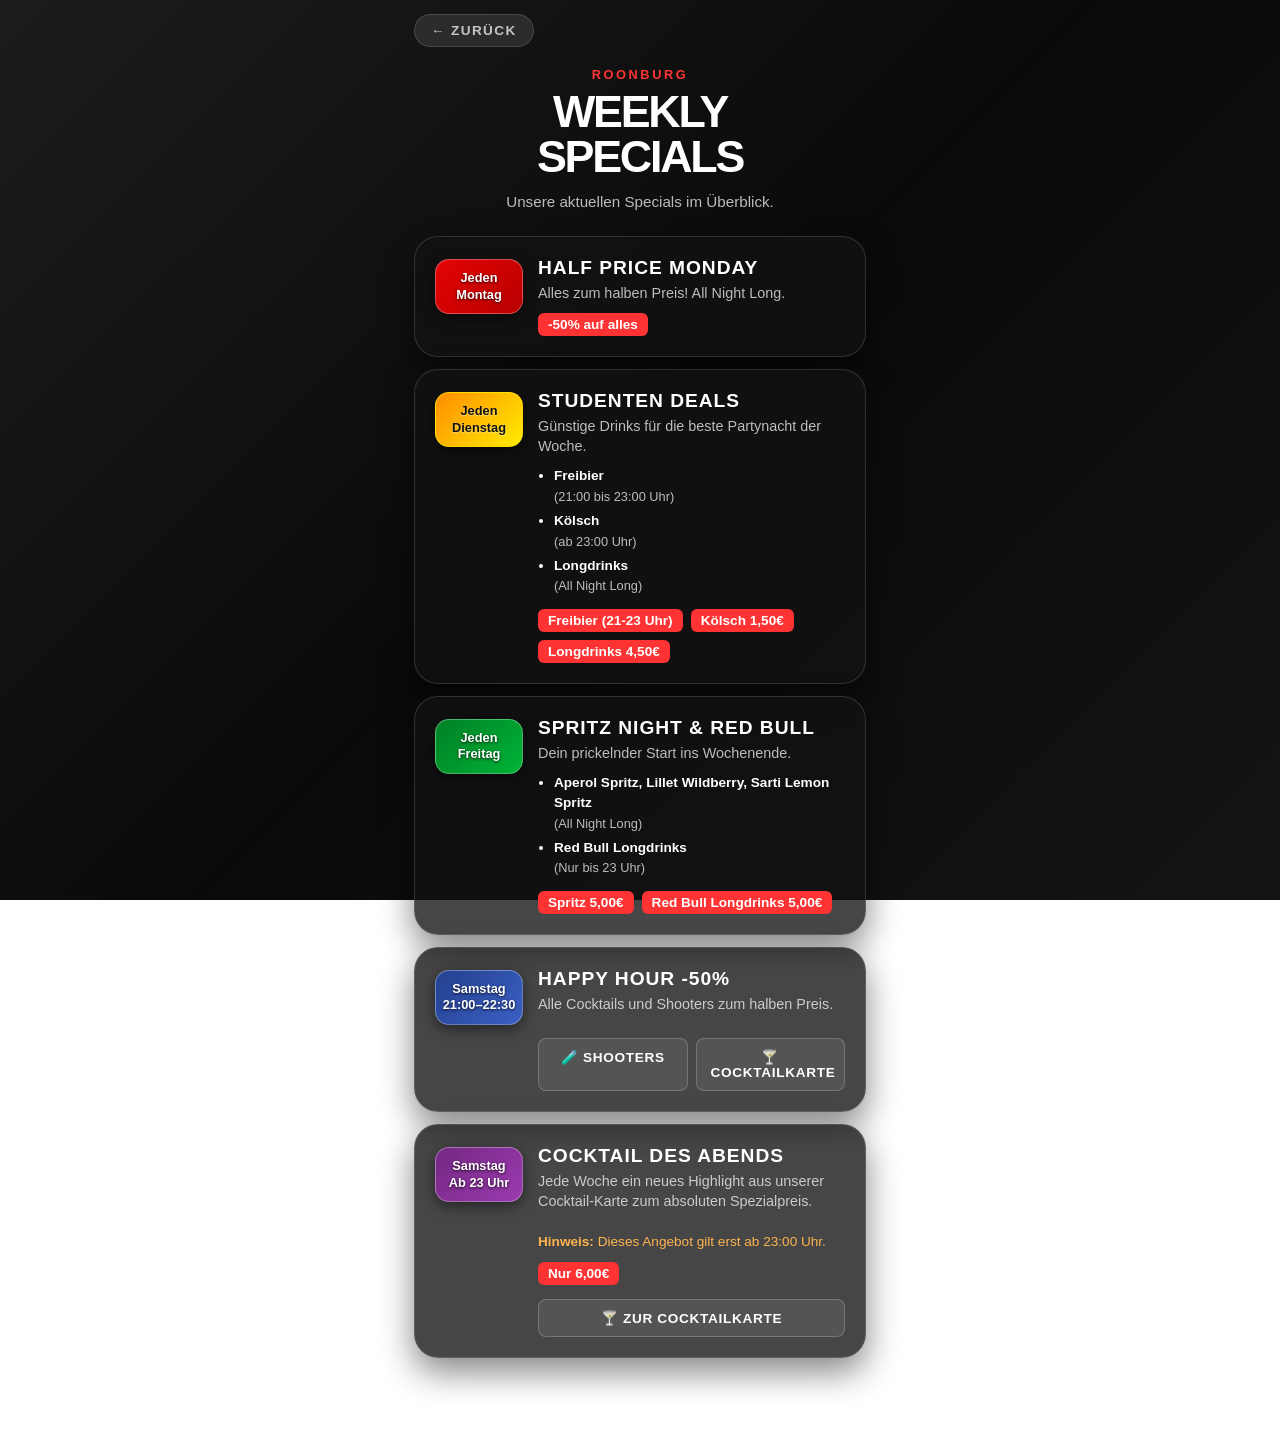
<file: specials.html>
<!DOCTYPE html>
<html lang="de">
<head>
  <meta charset="UTF-8" />
  <meta name="viewport" content="width=device-width, initial-scale=1.0" />
  <title>Roonburg Specials</title>
  <link rel="icon" type="image/png" href="logo.png">
  <link rel="apple-touch-icon" href="logo.png">
  <style>
    * {
      box-sizing: border-box;
      -webkit-tap-highlight-color: transparent;
    }
    :root {
      --bg-start: #1c1c1c;
      --bg-mid: #0a0a0a;
      --bg-end: #141414;
      --card: rgba(18, 18, 18, 0.78);
      --border: rgba(255, 255, 255, 0.14);
      --text: #ffffff;
      --muted: rgba(255, 255, 255, 0.72);
      --accent: #ff3333;
      --accent-soft: rgba(255, 51, 51, 0.15);
      --radius-xl: 24px;
      --shadow: 0 14px 34px rgba(0, 0, 0, 0.48);
    }
    html, body {
      margin: 0;
      padding: 0;
      min-height: 100%;
      font-family: Arial, Helvetica, sans-serif;
      color: var(--text);
      background: linear-gradient(135deg, var(--bg-start) 0%, var(--bg-mid) 50%, var(--bg-end) 100%);
      background-attachment: fixed;
    }
    body {
      position: relative;
      overflow-x: hidden;
    }
    body::before {
      content: "";
      position: fixed;
      inset: 0;
      background: linear-gradient(rgba(0, 0, 0, 0.4), rgba(0, 0, 0, 0.6)), url("Clubhochkant.png");
      background-size: cover;
      background-position: center;
      background-repeat: no-repeat;
      z-index: -3;
    }
    body::after {
      content: "";
      position: fixed;
      inset: 0;
      background: radial-gradient(circle at 18% 18%, rgba(255, 51, 51, 0.15), transparent 28%),
                  radial-gradient(circle at 85% 8%, rgba(255, 180, 80, 0.12), transparent 26%),
                  radial-gradient(circle at 50% 95%, rgba(115, 41, 130, 0.15), transparent 34%);
      z-index: -2;
      pointer-events: none;
    }

    /* =========================================
       HALLOWEEN MODE CSS 
       ========================================= */
    @keyframes bg-pulse {
      0% { filter: brightness(1) contrast(1.2); }
      100% { filter: brightness(0.6) contrast(1.5); }
    }
    body.halloween-mode::before {
      background: linear-gradient(rgba(20, 0, 0, 0.8), rgba(0, 0, 0, 0.95)), url("Halloween.png"), url("Clubhochkant.png");
      background-size: cover;
      background-position: center;
      background-repeat: no-repeat;
      animation: bg-pulse 4s infinite alternate;
    }
    .lightning-overlay {
      display: none;
      position: fixed;
      inset: 0;
      background-color: #fff;
      z-index: 9999;
      pointer-events: none;
    }
    @keyframes storm-flash {
      0%, 92%, 96%, 100% { opacity: 0; }
      93% { opacity: 0.7; }
      94% { opacity: 0; }
      97% { opacity: 0.4; }
    }
    body.halloween-mode .lightning-overlay {
      display: block;
      animation: storm-flash 7s infinite;
    }
    @keyframes cursed-flicker {
      0%, 19%, 21%, 23%, 25%, 54%, 56%, 100% {
        opacity: 1; text-shadow: 0 0 8px #ff0000, 0 0 20px #ff0000, 0 0 40px #8a0303; transform: scale(1) rotate(0deg);
      }
      20%, 24%, 55% {
        opacity: 0.3; text-shadow: none; transform: scale(0.98) rotate(-2deg);
      }
      85% { transform: scale(1.02) rotate(1deg); }
    }
    body.halloween-mode #heroHeadline {
      color: #ff3333;
      animation: cursed-flicker 4.5s infinite;
      font-family: "Courier New", Courier, monospace;
      letter-spacing: 0.05em;
      text-transform: uppercase;
    }
    .halloween-section-title {
      font-size: 1.15rem;
      text-align: center;
      color: #ff3333;
      text-transform: uppercase;
      letter-spacing: 0.05em;
      margin: 10px 0 15px 0;
      text-shadow: 0 0 10px rgba(255, 0, 0, 0.5);
      animation: cursed-flicker 4s infinite;
    }
    .halloween-drink-card { align-items: center; margin-bottom: 15px; }
    .halloween-shooters-card { flex-direction: column; align-items: flex-start; }
    .h-img-large {
      width: 75px; height: 95px; object-fit: cover; border-radius: 12px;
      border: 1px solid rgba(255, 0, 0, 0.4); box-shadow: 0 0 15px rgba(255, 0, 0, 0.3);
    }
    .h-shooters-grid { display: grid; grid-template-columns: repeat(3, 1fr); gap: 10px; width: 100%; }
    .h-shot { text-align: center; }
    .h-shot img {
      width: 100%; aspect-ratio: 1; object-fit: cover; border-radius: 12px;
      border: 1px solid rgba(255, 0, 0, 0.4); box-shadow: 0 0 10px rgba(255, 0, 0, 0.2); margin-bottom: 6px;
    }
    .h-shot span { display: block; font-size: 0.75rem; font-weight: bold; color: #ffb450; text-transform: uppercase; }
    .bloody-tag { background: #8a0303 !important; box-shadow: 0 0 8px rgba(255, 0, 0, 0.4); }
    
    /* =========================================
       KARNEVAL MODE CSS (Modernisiert)
       ========================================= */
    /* Dynamischer CSS-Verlauf ersetzt das fehlende Bild */
    body.karneval-mode::before {
      background: radial-gradient(circle at 50% 30%, rgba(80, 10, 20, 0.7), rgba(0, 0, 0, 0.95));
      background-size: cover;
      background-position: center;
      background-repeat: no-repeat;
    }
    
    .karneval-confetti {
      display: none;
      position: fixed;
      inset: 0;
      pointer-events: none;
      z-index: -1;
      background-image:
        radial-gradient(circle at 15% 20%, #E40303 6px, transparent 7px),
        radial-gradient(circle at 35% 70%, #FFED00 8px, transparent 9px),
        radial-gradient(circle at 65% 30%, #008026 5px, transparent 6px),
        radial-gradient(circle at 85% 80%, #24408E 7px, transparent 8px),
        radial-gradient(circle at 50% 15%, #732982 6px, transparent 7px),
        radial-gradient(circle at 20% 85%, #FF8C00 9px, transparent 10px),
        radial-gradient(circle at 75% 65%, #E40303 5px, transparent 6px);
      background-size: 120px 120px;
      animation: confetti-fall 4s linear infinite;
      opacity: 0.95;
    }
    @keyframes confetti-fall {
      0% { background-position: 0 -120px; }
      100% { background-position: 0 100vh; }
    }
    body.karneval-mode .karneval-confetti {
      display: block;
    }
    body.karneval-mode #heroHeadline {
      color: #FFED00;
      text-shadow: 0 0 15px rgba(255, 237, 0, 0.6);
    }
    body.karneval-mode .kicker {
      color: #E40303;
      text-shadow: 0 0 8px rgba(228, 3, 3, 0.5);
    }

    /* NEUES KARTEN DESIGN FÜR KARNEVAL (angelehnt an Vorlage) */
    .karneval-card {
      flex-direction: column;
      align-items: flex-start;
      border: 1px solid #FFED00 !important;
      box-shadow: 0 0 20px rgba(255, 237, 0, 0.25), inset 0 0 10px rgba(255, 237, 0, 0.05) !important;
      background: rgba(20, 10, 10, 0.92) !important;
      padding: 24px;
      animation: none !important; /* Stoppt das Standard-Pulsen für mehr Eleganz */
      position: relative;
    }
    
    /* Regenbogen-Linie an der linken Seite */
    .karneval-card::before {
      content: "";
      position: absolute;
      left: 0;
      top: 0;
      bottom: 0;
      width: 8px !important;
      background: linear-gradient(to bottom, #E40303, #FFED00, #008026, #24408E) !important;
      box-shadow: 2px 0 10px rgba(255, 255, 255, 0.2) !important;
    }

    /* Banner Container (Rot & Orange) */
    .k-banners {
      width: 100%;
      display: flex;
      flex-direction: column;
      gap: 8px;
      margin-bottom: 24px;
    }

    .k-banner {
      width: 100%;
      text-align: center;
      padding: 8px;
      border-radius: 6px;
      font-weight: 800;
      font-size: 0.9rem;
      color: #fff;
      box-shadow: 0 4px 10px rgba(0,0,0,0.5);
    }

    .k-banner.red {
      background: #E40303;
      border: 1px solid #ff4d4d;
    }

    .k-banner.orange {
      background: #FF8C00;
      border: 1px solid #ffaa33;
    }

    /* Titel und Preis (Linksbündig) */
    .k-header {
      display: flex;
      flex-direction: column;
      align-items: flex-start;
      gap: 12px;
      margin-bottom: 24px;
    }

    .k-title {
      color: #FFED00;
      font-size: 1.6rem;
      font-weight: 900;
      margin: 0;
      letter-spacing: 0.05em;
      text-transform: uppercase;
      text-shadow: 0 2px 5px rgba(0,0,0,0.8);
    }

    .k-price {
      background: #008026;
      color: #fff;
      font-weight: 900;
      font-size: 1rem;
      padding: 6px 14px;
      border-radius: 6px;
      box-shadow: 0 4px 10px rgba(0, 0, 0, 0.5);
    }

    /* Drinks (Zentriert) */
    .k-drinks {
      width: 100%;
      display: flex;
      flex-direction: column;
      gap: 12px;
      align-items: center;
    }

    .k-drinks span {
      color: #fff;
      font-size: 1.15rem;
      font-weight: bold;
      text-shadow: 0 2px 4px rgba(0,0,0,0.8);
    }

    /* Zweite Kachel: Bitte Karnevalspreise beachten */
    .karneval-card-small {
      flex-direction: column;
      align-items: center;
      text-align: center;
      border: 1px solid #E40303 !important;
      box-shadow: 0 0 15px rgba(228, 3, 3, 0.3) !important;
      background: rgba(20, 10, 10, 0.95) !important;
      padding: 18px;
      margin-top: 15px;
      animation: none !important;
    }
    
    .karneval-card-small::before {
      background: #E40303 !important;
      box-shadow: 0 0 10px #E40303 !important;
    }

    .karneval-alert {
      color: #FFED00;
      margin: 0;
      font-size: 1.15rem;
      font-weight: 800;
      text-transform: uppercase;
      text-shadow: 0 2px 5px rgba(0,0,0,0.8);
    }

    /* =========================================
       LAYOUT / STANDARD CSS
       ========================================= */
    .page {
      width: 100%;
      max-width: 480px;
      min-height: 100svh;
      margin: 0 auto;
      padding: 14px 14px 40px;
      display: flex;
      flex-direction: column;
    }
    .header-nav { margin-bottom: 20px; }
    .back-btn {
      display: inline-flex; align-items: center; color: var(--muted); text-decoration: none; font-size: 0.85rem; font-weight: bold;
      text-transform: uppercase; letter-spacing: 0.1em; background: rgba(255,255,255,0.1); padding: 8px 16px; border-radius: 999px;
      border: 1px solid var(--border);
    }
    .back-btn:hover { background: rgba(255,255,255,0.2); color: #fff; }
    .hero { text-align: center; margin-bottom: 24px; }
    .kicker {
      margin: 0 0 7px; font-size: 0.8rem; letter-spacing: 0.2em; text-transform: uppercase; color: var(--accent); font-weight: 800; transition: color 0.3s ease;
    }
    h1 { margin: 0; font-size: clamp(2rem, 10vw, 2.8rem); line-height: 1; text-transform: uppercase; letter-spacing: -0.05em; }
    .intro { margin: 12px auto 0; max-width: 320px; color: var(--muted); font-size: 0.95rem; line-height: 1.4; }
    .timeline { display: flex; flex-direction: column; gap: 12px; }
    
    .special-card {
      position: relative; background: var(--card); border: 1px solid var(--border); border-radius: var(--radius-xl); padding: 20px;
      box-shadow: var(--shadow); display: flex; align-items: flex-start; justify-content: space-between; gap: 15px; transition: 0.3s ease; overflow: hidden;
    }

    /* PRIDE-FARBEN AUF DIE EINZELNEN KÄSTCHEN VERTEILT */
    .time-badge {
      flex: 0 0 88px;
      text-align: center;
      font-weight: 800;
      font-size: 0.8rem;
      line-height: 1.3;
      color: #fff;
      padding: 10px 6px;
      border-radius: 14px;
      border: 1px solid rgba(255, 255, 255, 0.3);
      box-shadow: 0 4px 14px rgba(0, 0, 0, 0.5);
      text-shadow: 0 1px 3px rgba(0, 0, 0, 0.8);
      margin-top: 2px;
    }

    #card-monday .time-badge { background: linear-gradient(135deg, #E40303, #b80000); }
    #card-tuesday .time-badge { background: linear-gradient(135deg, #FF8C00, #FFED00); color: #111; text-shadow: 0 1px 2px rgba(255, 255, 255, 0.5); border-color: rgba(255, 237, 0, 0.6); }
    #card-friday .time-badge { background: linear-gradient(135deg, #008026, #00b336); }
    #card-saturday-hh .time-badge { background: linear-gradient(135deg, #24408E, #3b60c4); }
    #card-saturday-cocktail .time-badge { background: linear-gradient(135deg, #732982, #9c3ab0); }

    /* AKTIVES SPECIAL HERVORHEBUNG */
    @keyframes card-pulse {
      0% { box-shadow: 0 0 25px rgba(255, 51, 51, 0.35), inset 0 0 12px rgba(255, 51, 51, 0.2); border-color: rgba(255, 51, 51, 0.7); }
      50% { box-shadow: 0 0 45px rgba(255, 51, 51, 0.85), inset 0 0 22px rgba(255, 51, 51, 0.45); border-color: rgba(255, 51, 51, 1); }
      100% { box-shadow: 0 0 25px rgba(255, 51, 51, 0.35), inset 0 0 12px rgba(255, 51, 51, 0.2); border-color: rgba(255, 51, 51, 0.7); }
    }

    .special-card.active {
      background: rgba(36, 12, 12, 0.92) !important;
      transform: scale(1.03);
      animation: card-pulse 2s infinite;
      border: 2px solid var(--accent);
      z-index: 10;
    }

    .special-card.active::before {
      content: ""; position: absolute; left: 0; top: 0; bottom: 0; width: 8px; background: var(--accent); box-shadow: 0 0 12px var(--accent);
    }

    .special-content { flex: 1; }
    .special-title { margin: 0 0 4px; font-size: 1.2rem; font-weight: 800; text-transform: uppercase; letter-spacing: 0.05em; color: #fff; }
    .special-desc { margin: 0 0 10px 0; font-size: 0.9rem; color: var(--muted); line-height: 1.4; }
    .drinks-list { margin: 0 0 12px 16px; padding: 0; font-size: 0.85rem; color: var(--text); line-height: 1.5; font-weight: bold; }
    .drinks-list li { margin-bottom: 4px; }
    .tags-container { display: flex; flex-wrap: wrap; gap: 8px; }
    .price-tag { display: inline-block; font-weight: bold; color: #fff; background: var(--accent); padding: 4px 10px; border-radius: 6px; font-size: 0.85rem; }
    
    .cocktail-btn {
      display: block; margin-top: 14px; padding: 10px 14px; background: rgba(255, 255, 255, 0.08); color: #fff; border: 1px solid rgba(255, 255, 255, 0.2);
      border-radius: 8px; text-decoration: none; font-size: 0.85rem; font-weight: bold; text-transform: uppercase; letter-spacing: 0.05em;
      text-align: center; transition: 0.3s ease;
    }
    .cocktail-btn:hover { background: rgba(255, 255, 255, 0.15); border-color: #fff; }
    .footer-note { margin: 30px 0 0; text-align: center; color: rgba(255, 255, 255, 0.46); font-size: 0.75rem; line-height: 1.35; }
  </style>
</head>
<body>
  <!-- Gewitter-Overlay (Halloween) -->
  <div class="lightning-overlay"></div>
  
  <!-- Konfetti-Overlay (Karneval) -->
  <div class="karneval-confetti"></div>

  <main class="page">
    <nav class="header-nav">
      <a href="index.html" class="back-btn">← Zurück</a>
    </nav>

    <section class="hero">
      <p class="kicker" id="heroKicker">Roonburg</p>
      <h1 id="heroHeadline">Weekly<br>Specials</h1>
      <p class="intro" id="heroIntro">
        Unsere aktuellen Specials im Überblick.
      </p>
    </section>

    <!-- NORMALE SPECIALS -->
    <section class="timeline" id="specialTimeline">
      <!-- 1. MONTAG -->
      <div class="special-card" id="card-monday">
        <div class="time-badge" id="badge-mo">Jeden<br>Montag</div>
        <div class="special-content">
          <h2 class="special-title">Half Price Monday</h2>
          <p class="special-desc">Alles zum halben Preis! All Night Long.</p>
          <div class="tags-container">
            <span class="price-tag">-50% auf alles</span>
          </div>
        </div>
      </div>

      <!-- 2. DIENSTAG -->
      <div class="special-card" id="card-tuesday">
        <div class="time-badge" id="badge-tu">Jeden<br>Dienstag</div>
        <div class="special-content">
          <h2 class="special-title">Studenten Deals</h2>
          <p class="special-desc">Günstige Drinks für die beste Partynacht der Woche.</p>
          <ul class="drinks-list">
            <li>Freibier <br><span style="color:var(--muted); font-size:0.8rem; font-weight:normal;">(21:00 bis 23:00 Uhr)</span></li>
            <li>Kölsch <br><span style="color:var(--muted); font-size:0.8rem; font-weight:normal;">(ab 23:00 Uhr)</span></li>
            <li>Longdrinks <br><span style="color:var(--muted); font-size:0.8rem; font-weight:normal;">(All Night Long)</span></li>
          </ul>
          <div class="tags-container">
            <span class="price-tag">Freibier (21-23 Uhr)</span>
            <span class="price-tag">Kölsch 1,50€</span>
            <span class="price-tag">Longdrinks 4,50€</span>
          </div>
        </div>
      </div>

      <!-- 3. FREITAG -->
      <div class="special-card" id="card-friday">
        <div class="time-badge" id="badge-fr">Jeden<br>Freitag</div>
        <div class="special-content">
          <h2 class="special-title">Spritz Night & Red Bull</h2>
          <p class="special-desc">Dein prickelnder Start ins Wochenende.</p>
          <ul class="drinks-list">
            <li>Aperol Spritz, Lillet Wildberry, Sarti Lemon Spritz <br><span style="color:var(--muted); font-size:0.8rem; font-weight:normal;">(All Night Long)</span></li>
            <li>Red Bull Longdrinks <br><span style="color:var(--muted); font-size:0.8rem; font-weight:normal;">(Nur bis 23 Uhr)</span></li>
          </ul>
          <div class="tags-container">
            <span class="price-tag">Spritz 5,00€</span>
            <span class="price-tag">Red Bull Longdrinks 5,00€</span>
          </div>
        </div>
      </div>

      <!-- 4. SAMSTAG (Happy Hour) -->
      <div class="special-card" id="card-saturday-hh">
        <div class="time-badge" id="badge-sa-hh">Samstag<br>21:00–22:30</div>
        <div class="special-content">
          <h2 class="special-title">Happy Hour -50%</h2>
          <p class="special-desc">Alle Cocktails und Shooters zum halben Preis.</p>
          <div style="display: flex; gap: 8px; flex-wrap: wrap;">
            <a href="https://roonburg-drinks.club/shooters.html" class="cocktail-btn" style="flex: 1; min-width: 120px;" target="_blank">🧪 Shooters</a>
            <a href="https://www.roonburg-cocktails.de/" class="cocktail-btn" style="flex: 1; min-width: 120px;" target="_blank">🍸 Cocktailkarte</a>
          </div>
        </div>
      </div>

      <!-- 5. SAMSTAG (Cocktail des Abends) -->
      <div class="special-card" id="card-saturday-cocktail">
        <div class="time-badge" id="badge-sa-cot">Samstag<br>Ab 23 Uhr</div>
        <div class="special-content">
          <h2 class="special-title">Cocktail des Abends</h2>
          <p class="special-desc">Jede Woche ein neues Highlight aus unserer Cocktail-Karte zum absoluten Spezialpreis.<br><br>
          <span style="font-size: 0.85rem; color: #ffb450;"><strong>Hinweis:</strong> Dieses Angebot gilt erst ab 23:00 Uhr.</span></p>
          <div class="tags-container">
            <span class="price-tag">Nur 6,00€</span>
          </div>
          <a href="https://www.roonburg-cocktails.de/" class="cocktail-btn" target="_blank">🍸 Zur Cocktailkarte</a>
        </div>
      </div>
    </section>

    <!-- KARNEVAL SPECIALS (Bis 12.11, 05:00 Uhr) -->
    <section id="karneval-specials" style="display: none; margin-top: 10px;">
      
      <!-- HAUPTKARTE COCKTAILS (An Vorlage Bild angepasst) -->
      <div class="special-card active karneval-card">
        
        <div class="k-banners">
          <div class="k-banner red">📍 An der Cocktailbar</div>
          <div class="k-banner orange">Wegen Karneval eingeschränktere Auswahl</div>
        </div>
        
        <div class="k-header">
          <h2 class="k-title">Cocktails</h2>
          <div class="k-price">9,50€ | 0,3l</div>
        </div>
        
        <div class="k-drinks">
          <span>Cuba Libre</span>
          <span>Soler</span>
          <span>Melon Sour</span>
          <span>Tequila Sunrise</span>
          <span>Touchdown</span>
          <span>Daiquiri</span>
        </div>
      </div>

      <!-- KACHEL ZUSATZINFO -->
      <div class="special-card active karneval-card-small">
        <h2 class="karneval-alert">Bitte Karnevalspreise beachten!</h2>
      </div>
      
    </section>

    <!-- HALLOWEEN SPECIALS -->
    <section id="halloween-specials" style="display: none; margin-top: 10px;">
      <h2 class="halloween-section-title">Probiert unsere schaurigen Misshandlungen</h2>
      <div class="special-card active halloween-drink-card">
        <img src="Shots/Aperolspritze.webp" alt="Aperol Spritze" class="h-img-large" />
        <div class="special-content">
          <h2 class="special-title">Aperol Spritze</h2>
          <p class="special-desc">Die schaurige Version eines echten Klassikers.</p>
          <div class="tags-container">
            <span class="price-tag bloody-tag">Exklusiv an der Cocktailbar</span>
          </div>
        </div>
      </div>
      <div class="special-card active halloween-shooters-card">
        <div class="special-content" style="width: 100%; margin-bottom: 16px;">
          <h2 class="special-title">Halloween Shooters</h2>
          <p class="special-desc">Gönnt euch die ultimativen Grusel-Shots der Nacht.</p>
          <div class="tags-container">
            <span class="price-tag bloody-tag">Nur an der Shotbar (Shooterbar)</span>
          </div>
        </div>
        <div class="h-shooters-grid">
          <div class="h-shot">
            <img src="Shots/Vampirekiss.webp" alt="Vampire Kiss" />
            <span>Vampire<br>Kiss</span>
          </div>
          <div class="h-shot">
            <img src="Shots/Zombiebrain.webp" alt="Zombie Brain" />
            <span>Zombie<br>Brain</span>
          </div>
          <div class="h-shot">
            <img src="Shots/Alienbrain.webp" alt="Alien Brain" />
            <span>Alien<br>Brain</span>
          </div>
        </div>
      </div>
    </section>

    <p class="footer-note">
      Roonburg Köln · Bitte verantwortungsvoll genießen
    </p>
  </main>

<script>
  document.addEventListener("DOMContentLoaded", () => {
    
    function updateActiveSpecial() {
      const testDate = new Date(); 
      const month = testDate.getMonth(); 
      const day = testDate.getDate();
      const hour = testDate.getHours();
      
      // Monatslogik in JS: 9 = Oktober, 10 = November
      const isHalloween = (month === 9 && (day === 30 || day === 31)) || (month === 10 && day === 1 && hour < 6);
      
      // Karnevalslogik: Bis 12.11 um 05:00 Uhr (also Tage 9, 10, 11 und Tag 12 bis 5 Uhr)
      const isKarneval = (month === 10) && ((day >= 9 && day <= 11) || (day === 12 && hour < 5));
      
      const cardMo = document.getElementById("card-monday");
      const cardTu = document.getElementById("card-tuesday");
      const cardFr = document.getElementById("card-friday");
      const cardSaHH = document.getElementById("card-saturday-hh");
      const cardSaCocktail = document.getElementById("card-saturday-cocktail");
      
      const badgeMo = document.getElementById("badge-mo");
      const badgeTu = document.getElementById("badge-tu");
      const badgeFr = document.getElementById("badge-fr");
      const badgeSaHH = document.getElementById("badge-sa-hh");
      const badgeSaCot = document.getElementById("badge-sa-cot");

      const hwSpecials = document.getElementById("halloween-specials");
      const karnSpecials = document.getElementById("karneval-specials");
      const kickerEl = document.getElementById("heroKicker");
      const headlineEl = document.getElementById("heroHeadline");
      const introEl = document.getElementById("heroIntro");

      // 1. KARNEVALS-CHECK
      if (isKarneval) {
        document.body.classList.add("karneval-mode");
        document.body.classList.remove("halloween-mode");
        
        if (cardMo) cardMo.style.display = "none";
        if (cardTu) cardTu.style.display = "none";
        if (cardFr) cardFr.style.display = "none";
        if (cardSaHH) cardSaHH.style.display = "none";
        if (cardSaCocktail) cardSaCocktail.style.display = "none";
        if (hwSpecials) hwSpecials.style.display = "none";
        
        if (karnSpecials) karnSpecials.style.display = "block";
        if (kickerEl) kickerEl.innerText = "Kölle Alaaf";
        if (headlineEl) headlineEl.innerHTML = "Karneval<br>Specials";
        if (introEl) introEl.innerHTML = "11.11. Ausnahmezustand im Roonburg! 🎉🎭";
        return; // Hier abbrechen, damit Normal-Specials nicht laden
      } else {
        document.body.classList.remove("karneval-mode");
        if (karnSpecials) karnSpecials.style.display = "none";
      }

      // 2. HALLOWEEN-CHECK
      if (isHalloween) {
        document.body.classList.add("halloween-mode");
        if (cardMo) cardMo.style.display = "none";
        if (cardTu) cardTu.style.display = "none";
        if (cardFr) cardFr.style.display = "none";
        if (cardSaHH) cardSaHH.style.display = "none";
        if (cardSaCocktail) cardSaCocktail.style.display = "none";
        if (hwSpecials) hwSpecials.style.display = "block";
        if (kickerEl) kickerEl.innerText = "Happy Halloween";
        if (headlineEl) headlineEl.innerHTML = "Specials<br>Verflucht";
        if (introEl) introEl.innerHTML = "Heute sind die Specials verflucht... 🎃👻<br><br>Wir sehen uns auf der Tanzfläche!";
        return; 
      } else {
        document.body.classList.remove("halloween-mode");
        if (hwSpecials) hwSpecials.style.display = "none";
      }

      // 3. NORMALE SPECIALS
      const formatter = new Intl.DateTimeFormat("de-DE", {
        timeZone: "Europe/Berlin",
        hour: "numeric",
        minute: "numeric",
        weekday: "short",
        hour12: false
      });

      const parts = formatter.formatToParts(testDate);
      let currentHour = 0;
      let currentMinute = 0;
      let currentWeekday = "";

      parts.forEach(part => {
        if (part.type === "hour") currentHour = parseInt(part.value, 10);
        if (part.type === "minute") currentMinute = parseInt(part.value, 10);
        if (part.type === "weekday") currentWeekday = part.value.replace(".", "").trim(); 
      });

      const timeInMinutes = currentHour * 60 + currentMinute;

      let isMondayNight = (currentWeekday === "Mo" && currentHour >= 18) || (currentWeekday === "Di" && currentHour < 5);
      let isTuesdayNight = (currentWeekday === "Di" && currentHour >= 18) || (currentWeekday === "Mi" && currentHour < 5);
      let isFridayNight = (currentWeekday === "Fr" && currentHour >= 18) || (currentWeekday === "Sa" && currentHour < 5);
      let isSaturdayNight = (currentWeekday === "Sa" && currentHour >= 18) || (currentWeekday === "So" && currentHour < 5);
      
      let isHappyHourActive = currentWeekday === "Sa" && (timeInMinutes >= 21 * 60 && timeInMinutes < 22 * 60 + 30);
      let isCocktailActive = (currentWeekday === "Sa" && currentHour >= 23) || (currentWeekday === "So" && currentHour < 5);

      const resetCards = () => {
        [cardMo, cardTu, cardFr, cardSaHH, cardSaCocktail].forEach(card => {
          if (card) {
            card.style.display = "flex";
            card.classList.remove("active");
          }
        });
        if (badgeMo) badgeMo.innerHTML = "Jeden<br>Montag";
        if (badgeTu) badgeTu.innerHTML = "Jeden<br>Dienstag";
        if (badgeFr) badgeFr.innerHTML = "Jeden<br>Freitag";
        if (badgeSaHH) badgeSaHH.innerHTML = "Samstag<br>21:00–22:30";
        if (badgeSaCot) badgeSaCot.innerHTML = "Samstag<br>Ab 23 Uhr";

        kickerEl.innerText = "Roonburg";
        headlineEl.innerHTML = "Weekly<br>Specials";
        introEl.innerText = "Unsere aktuellen Specials im Überblick.";
      };

      resetCards();

      if (isMondayNight) {
        cardTu.style.display = "none"; cardFr.style.display = "none"; cardSaHH.style.display = "none"; cardSaCocktail.style.display = "none";
        cardMo.classList.add("active");
        if (badgeMo) badgeMo.innerHTML = "Heute<br>Montag";
        kickerEl.innerText = "Start your week right";
        headlineEl.innerHTML = "Monday<br>Special";
        introEl.innerText = "Der perfekte Wochenstart mit 50% Rabatt.";
      } 
      else if (isTuesdayNight) {
        cardMo.style.display = "none"; cardFr.style.display = "none"; cardSaHH.style.display = "none"; cardSaCocktail.style.display = "none";
        cardTu.classList.add("active");
        if (badgeTu) badgeTu.innerHTML = "Heute<br>Dienstag";
        kickerEl.innerText = "Studenten Deal";
        headlineEl.innerHTML = "Tuesday<br>Special";
        
        if (currentHour >= 21 && currentHour < 23) {
          introEl.innerText = "Es ist Freibier-Zeit! Die beste Partynacht der Woche läuft.";
        } else {
          introEl.innerText = "Günstige Drinks für die beste Partynacht der Woche.";
        }
      }
      else if (isFridayNight) {
        cardMo.style.display = "none"; cardTu.style.display = "none"; cardSaHH.style.display = "none"; cardSaCocktail.style.display = "none";
        cardFr.classList.add("active");
        if (badgeFr) badgeFr.innerHTML = "Heute<br>Freitag";
        kickerEl.innerText = "Gönn dir Freitag";
        headlineEl.innerHTML = "Friday<br>Special";
        introEl.innerText = "Dein prickelnder Start ins Wochenende.";
      } 
      else if (isSaturdayNight) {
        cardMo.style.display = "none"; cardTu.style.display = "none"; cardFr.style.display = "none";
        
        if (badgeSaHH) badgeSaHH.innerHTML = "Heute<br>21:00–22:30";
        if (badgeSaCot) badgeSaCot.innerHTML = "Heute<br>Ab 23 Uhr";

        const isBeforeHalfPastTen = (currentWeekday === "Sa" && (currentHour < 22 || (currentHour === 22 && currentMinute < 30)));
        
        if (isBeforeHalfPastTen) {
          cardSaHH.style.display = "flex";
          cardSaCocktail.style.display = "flex";
          
          if (isHappyHourActive) {
            cardSaHH.classList.add("active");
          }
        } else {
          cardSaHH.style.display = "none";
          cardSaCocktail.style.display = "flex";
          
          if (isCocktailActive) {
            cardSaCocktail.classList.add("active");
          }
        }
        
        kickerEl.innerText = "Shake it Samstag";
        headlineEl.innerHTML = "Saturday<br>Special";
        introEl.innerText = "Dein exklusives Roonburg Special für die Samstagnacht.";
      }
    }

    updateActiveSpecial();
    setInterval(updateActiveSpecial, 60000);
  });
</script>
</body>
</html>
</file>
